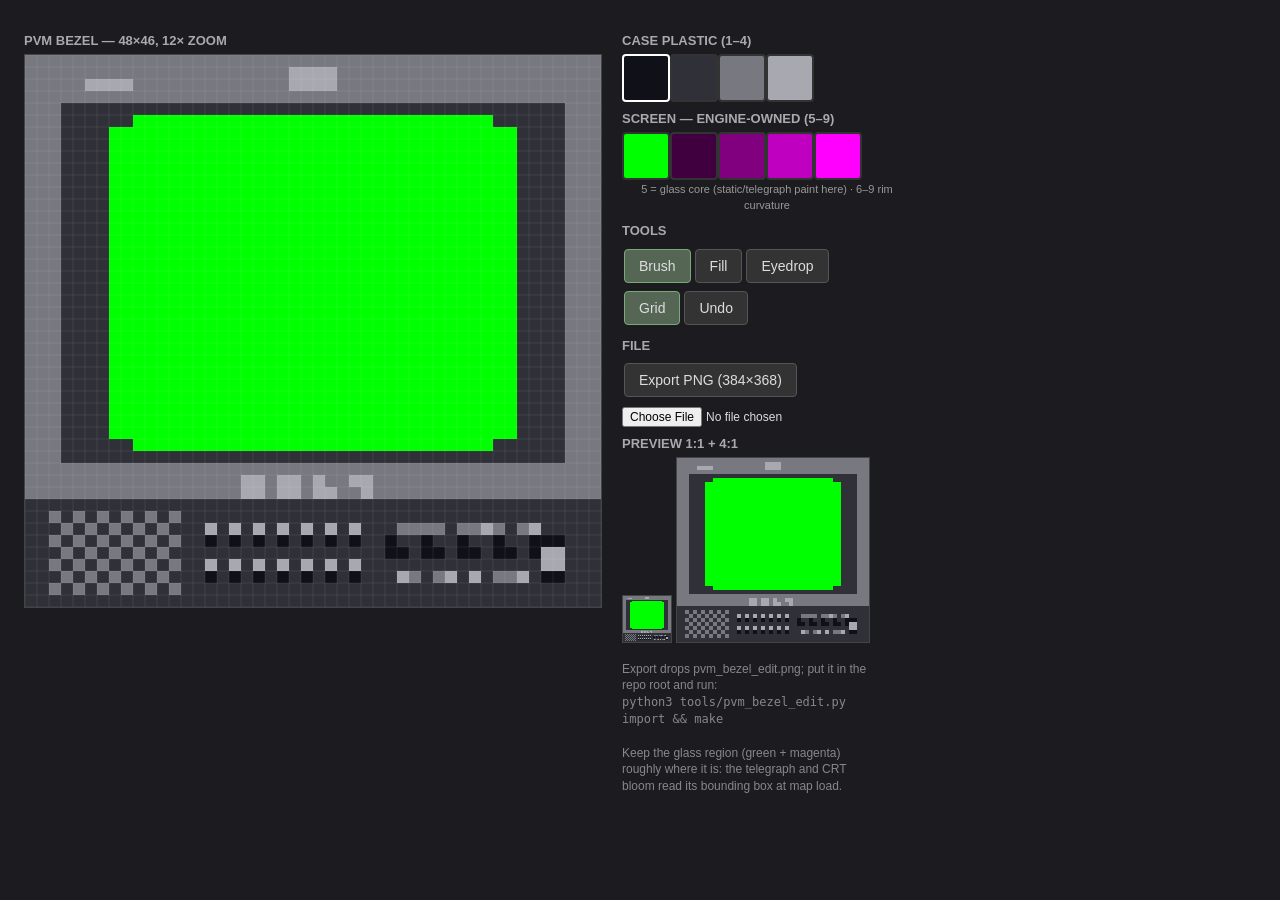
<file: tools/pvm_bezel_editor.html>
<!doctype html>
<meta charset="utf-8">
<title>PVM Bezel Editor</title>
<style>
 body{background:#1b1b20;color:#ddd;font:14px/1.4 -apple-system,sans-serif;
      display:flex;gap:20px;padding:16px;flex-wrap:wrap}
 #wrap{image-rendering:pixelated;border:1px solid #444;cursor:crosshair}
 .sw{width:44px;height:44px;border:2px solid #333;display:inline-block;
     cursor:pointer;vertical-align:middle;border-radius:4px}
 .sw.sel{border-color:#fff}
 .lab{font-size:11px;color:#999;text-align:center;width:44px;display:inline-block}
 button{background:#333;color:#ddd;border:1px solid #555;border-radius:4px;
        padding:8px 14px;margin:4px 2px;cursor:pointer;font-size:14px}
 button.on{background:#565;border-color:#7a7}
 #preview{image-rendering:pixelated;border:1px solid #444}
 h3{margin:8px 0 4px 0;font-size:13px;color:#aaa;text-transform:uppercase}
 .hint{font-size:12px;color:#888;max-width:260px}
</style>
<div>
 <h3>PVM bezel &mdash; 48&times;46, 12&times; zoom</h3>
 <canvas id="wrap" width="576" height="552"></canvas>
</div>
<div style="max-width:290px">
 <h3>Case plastic (1&ndash;4)</h3>
 <span><span class="sw" data-v="1"></span><span class="sw" data-v="2"></span><span class="sw" data-v="3"></span><span class="sw" data-v="4"></span></span>
 <h3>Screen &mdash; engine-owned (5&ndash;9)</h3>
 <span><span class="sw" data-v="5"></span><span class="sw" data-v="6"></span><span class="sw" data-v="7"></span><span class="sw" data-v="8"></span><span class="sw" data-v="9"></span></span>
 <div class="lab" style="width:auto;margin-top:2px">5 = glass core (static/telegraph paint here) &middot; 6&ndash;9 rim curvature</div>
 <h3>Tools</h3>
 <button id="brush" class="on">Brush</button><button id="fill">Fill</button><button id="pick">Eyedrop</button>
 <br><button id="grid" class="on">Grid</button><button id="undo">Undo</button>
 <h3>File</h3>
 <button id="save">Export PNG (384&times;368)</button>
 <input type="file" id="load" accept="image/png" style="font-size:12px;margin-top:6px">
 <h3>Preview 1:1 + 4:1</h3>
 <canvas id="preview" width="48" height="46"></canvas>
 <canvas id="preview4" width="192" height="184" style="image-rendering:pixelated;border:1px solid #444"></canvas>
 <p class="hint">Export drops pvm_bezel_edit.png; put it in the repo root and run:<br>
 <code>python3 tools/pvm_bezel_edit.py import &amp;&amp; make</code><br><br>
 Keep the glass region (green + magenta) roughly where it is: the telegraph
 and CRT bloom read its bounding box at map load.</p>
</div>
<script>
const W=48, H=46, Z=12, EXPORT_Z=8;
const LEG={1:[16,16,24],2:[48,48,56],3:[120,120,128],4:[168,168,176],
           5:[0,255,0],6:[64,0,64],7:[128,0,128],8:[192,0,192],9:[255,0,255]};
let data=[3, 3, 3, 3, 3, 3, 3, 3, 3, 3, 3, 3, 3, 3, 3, 3, 3, 3, 3, 3, 3, 3, 3, 3, 3, 3, 3, 3, 3, 3, 3, 3, 3, 3, 3, 3, 3, 3, 3, 3, 3, 3, 3, 3, 3, 3, 3, 3, 3, 3, 3, 3, 3, 3, 3, 3, 3, 3, 3, 3, 3, 3, 3, 3, 3, 3, 3, 3, 3, 3, 4, 4, 4, 4, 3, 3, 3, 3, 3, 3, 3, 3, 3, 3, 3, 3, 3, 3, 3, 3, 3, 3, 3, 3, 3, 3, 3, 3, 3, 3, 3, 4, 4, 4, 4, 3, 3, 3, 3, 3, 3, 3, 3, 3, 3, 3, 3, 3, 4, 4, 4, 4, 3, 3, 3, 3, 3, 3, 3, 3, 3, 3, 3, 3, 3, 3, 3, 3, 3, 3, 3, 3, 3, 3, 3, 3, 3, 3, 3, 3, 3, 3, 3, 3, 3, 3, 3, 3, 3, 3, 3, 3, 3, 3, 3, 3, 3, 3, 3, 3, 3, 3, 3, 3, 3, 3, 3, 3, 3, 3, 3, 3, 3, 3, 3, 3, 3, 3, 3, 3, 3, 3, 3, 3, 3, 2, 2, 2, 2, 2, 2, 2, 2, 2, 2, 2, 2, 2, 2, 2, 2, 2, 2, 2, 2, 2, 2, 2, 2, 2, 2, 2, 2, 2, 2, 2, 2, 2, 2, 2, 2, 2, 2, 2, 2, 2, 2, 3, 3, 3, 3, 3, 3, 2, 2, 2, 2, 2, 2, 5, 5, 5, 5, 5, 5, 5, 5, 5, 5, 5, 5, 5, 5, 5, 5, 5, 5, 5, 5, 5, 5, 5, 5, 5, 5, 5, 5, 5, 5, 2, 2, 2, 2, 2, 2, 3, 3, 3, 3, 3, 3, 2, 2, 2, 2, 5, 5, 5, 5, 5, 5, 5, 5, 5, 5, 5, 5, 5, 5, 5, 5, 5, 5, 5, 5, 5, 5, 5, 5, 5, 5, 5, 5, 5, 5, 5, 5, 5, 5, 2, 2, 2, 2, 3, 3, 3, 3, 3, 3, 2, 2, 2, 2, 5, 5, 5, 5, 5, 5, 5, 5, 5, 5, 5, 5, 5, 5, 5, 5, 5, 5, 5, 5, 5, 5, 5, 5, 5, 5, 5, 5, 5, 5, 5, 5, 5, 5, 2, 2, 2, 2, 3, 3, 3, 3, 3, 3, 2, 2, 2, 2, 5, 5, 5, 5, 5, 5, 5, 5, 5, 5, 5, 5, 5, 5, 5, 5, 5, 5, 5, 5, 5, 5, 5, 5, 5, 5, 5, 5, 5, 5, 5, 5, 5, 5, 2, 2, 2, 2, 3, 3, 3, 3, 3, 3, 2, 2, 2, 2, 5, 5, 5, 5, 5, 5, 5, 5, 5, 5, 5, 5, 5, 5, 5, 5, 5, 5, 5, 5, 5, 5, 5, 5, 5, 5, 5, 5, 5, 5, 5, 5, 5, 5, 2, 2, 2, 2, 3, 3, 3, 3, 3, 3, 2, 2, 2, 2, 5, 5, 5, 5, 5, 5, 5, 5, 5, 5, 5, 5, 5, 5, 5, 5, 5, 5, 5, 5, 5, 5, 5, 5, 5, 5, 5, 5, 5, 5, 5, 5, 5, 5, 2, 2, 2, 2, 3, 3, 3, 3, 3, 3, 2, 2, 2, 2, 5, 5, 5, 5, 5, 5, 5, 5, 5, 5, 5, 5, 5, 5, 5, 5, 5, 5, 5, 5, 5, 5, 5, 5, 5, 5, 5, 5, 5, 5, 5, 5, 5, 5, 2, 2, 2, 2, 3, 3, 3, 3, 3, 3, 2, 2, 2, 2, 5, 5, 5, 5, 5, 5, 5, 5, 5, 5, 5, 5, 5, 5, 5, 5, 5, 5, 5, 5, 5, 5, 5, 5, 5, 5, 5, 5, 5, 5, 5, 5, 5, 5, 2, 2, 2, 2, 3, 3, 3, 3, 3, 3, 2, 2, 2, 2, 5, 5, 5, 5, 5, 5, 5, 5, 5, 5, 5, 5, 5, 5, 5, 5, 5, 5, 5, 5, 5, 5, 5, 5, 5, 5, 5, 5, 5, 5, 5, 5, 5, 5, 2, 2, 2, 2, 3, 3, 3, 3, 3, 3, 2, 2, 2, 2, 5, 5, 5, 5, 5, 5, 5, 5, 5, 5, 5, 5, 5, 5, 5, 5, 5, 5, 5, 5, 5, 5, 5, 5, 5, 5, 5, 5, 5, 5, 5, 5, 5, 5, 2, 2, 2, 2, 3, 3, 3, 3, 3, 3, 2, 2, 2, 2, 5, 5, 5, 5, 5, 5, 5, 5, 5, 5, 5, 5, 5, 5, 5, 5, 5, 5, 5, 5, 5, 5, 5, 5, 5, 5, 5, 5, 5, 5, 5, 5, 5, 5, 2, 2, 2, 2, 3, 3, 3, 3, 3, 3, 2, 2, 2, 2, 5, 5, 5, 5, 5, 5, 5, 5, 5, 5, 5, 5, 5, 5, 5, 5, 5, 5, 5, 5, 5, 5, 5, 5, 5, 5, 5, 5, 5, 5, 5, 5, 5, 5, 2, 2, 2, 2, 3, 3, 3, 3, 3, 3, 2, 2, 2, 2, 5, 5, 5, 5, 5, 5, 5, 5, 5, 5, 5, 5, 5, 5, 5, 5, 5, 5, 5, 5, 5, 5, 5, 5, 5, 5, 5, 5, 5, 5, 5, 5, 5, 5, 2, 2, 2, 2, 3, 3, 3, 3, 3, 3, 2, 2, 2, 2, 5, 5, 5, 5, 5, 5, 5, 5, 5, 5, 5, 5, 5, 5, 5, 5, 5, 5, 5, 5, 5, 5, 5, 5, 5, 5, 5, 5, 5, 5, 5, 5, 5, 5, 2, 2, 2, 2, 3, 3, 3, 3, 3, 3, 2, 2, 2, 2, 5, 5, 5, 5, 5, 5, 5, 5, 5, 5, 5, 5, 5, 5, 5, 5, 5, 5, 5, 5, 5, 5, 5, 5, 5, 5, 5, 5, 5, 5, 5, 5, 5, 5, 2, 2, 2, 2, 3, 3, 3, 3, 3, 3, 2, 2, 2, 2, 5, 5, 5, 5, 5, 5, 5, 5, 5, 5, 5, 5, 5, 5, 5, 5, 5, 5, 5, 5, 5, 5, 5, 5, 5, 5, 5, 5, 5, 5, 5, 5, 5, 5, 2, 2, 2, 2, 3, 3, 3, 3, 3, 3, 2, 2, 2, 2, 5, 5, 5, 5, 5, 5, 5, 5, 5, 5, 5, 5, 5, 5, 5, 5, 5, 5, 5, 5, 5, 5, 5, 5, 5, 5, 5, 5, 5, 5, 5, 5, 5, 5, 2, 2, 2, 2, 3, 3, 3, 3, 3, 3, 2, 2, 2, 2, 5, 5, 5, 5, 5, 5, 5, 5, 5, 5, 5, 5, 5, 5, 5, 5, 5, 5, 5, 5, 5, 5, 5, 5, 5, 5, 5, 5, 5, 5, 5, 5, 5, 5, 2, 2, 2, 2, 3, 3, 3, 3, 3, 3, 2, 2, 2, 2, 5, 5, 5, 5, 5, 5, 5, 5, 5, 5, 5, 5, 5, 5, 5, 5, 5, 5, 5, 5, 5, 5, 5, 5, 5, 5, 5, 5, 5, 5, 5, 5, 5, 5, 2, 2, 2, 2, 3, 3, 3, 3, 3, 3, 2, 2, 2, 2, 5, 5, 5, 5, 5, 5, 5, 5, 5, 5, 5, 5, 5, 5, 5, 5, 5, 5, 5, 5, 5, 5, 5, 5, 5, 5, 5, 5, 5, 5, 5, 5, 5, 5, 2, 2, 2, 2, 3, 3, 3, 3, 3, 3, 2, 2, 2, 2, 5, 5, 5, 5, 5, 5, 5, 5, 5, 5, 5, 5, 5, 5, 5, 5, 5, 5, 5, 5, 5, 5, 5, 5, 5, 5, 5, 5, 5, 5, 5, 5, 5, 5, 2, 2, 2, 2, 3, 3, 3, 3, 3, 3, 2, 2, 2, 2, 5, 5, 5, 5, 5, 5, 5, 5, 5, 5, 5, 5, 5, 5, 5, 5, 5, 5, 5, 5, 5, 5, 5, 5, 5, 5, 5, 5, 5, 5, 5, 5, 5, 5, 2, 2, 2, 2, 3, 3, 3, 3, 3, 3, 2, 2, 2, 2, 5, 5, 5, 5, 5, 5, 5, 5, 5, 5, 5, 5, 5, 5, 5, 5, 5, 5, 5, 5, 5, 5, 5, 5, 5, 5, 5, 5, 5, 5, 5, 5, 5, 5, 2, 2, 2, 2, 3, 3, 3, 3, 3, 3, 2, 2, 2, 2, 5, 5, 5, 5, 5, 5, 5, 5, 5, 5, 5, 5, 5, 5, 5, 5, 5, 5, 5, 5, 5, 5, 5, 5, 5, 5, 5, 5, 5, 5, 5, 5, 5, 5, 2, 2, 2, 2, 3, 3, 3, 3, 3, 3, 2, 2, 2, 2, 5, 5, 5, 5, 5, 5, 5, 5, 5, 5, 5, 5, 5, 5, 5, 5, 5, 5, 5, 5, 5, 5, 5, 5, 5, 5, 5, 5, 5, 5, 5, 5, 5, 5, 2, 2, 2, 2, 3, 3, 3, 3, 3, 3, 2, 2, 2, 2, 5, 5, 5, 5, 5, 5, 5, 5, 5, 5, 5, 5, 5, 5, 5, 5, 5, 5, 5, 5, 5, 5, 5, 5, 5, 5, 5, 5, 5, 5, 5, 5, 5, 5, 2, 2, 2, 2, 3, 3, 3, 3, 3, 3, 2, 2, 2, 2, 5, 5, 5, 5, 5, 5, 5, 5, 5, 5, 5, 5, 5, 5, 5, 5, 5, 5, 5, 5, 5, 5, 5, 5, 5, 5, 5, 5, 5, 5, 5, 5, 5, 5, 2, 2, 2, 2, 3, 3, 3, 3, 3, 3, 2, 2, 2, 2, 2, 2, 5, 5, 5, 5, 5, 5, 5, 5, 5, 5, 5, 5, 5, 5, 5, 5, 5, 5, 5, 5, 5, 5, 5, 5, 5, 5, 5, 5, 5, 5, 2, 2, 2, 2, 2, 2, 3, 3, 3, 3, 3, 3, 2, 2, 2, 2, 2, 2, 2, 2, 2, 2, 2, 2, 2, 2, 2, 2, 2, 2, 2, 2, 2, 2, 2, 2, 2, 2, 2, 2, 2, 2, 2, 2, 2, 2, 2, 2, 2, 2, 2, 2, 2, 2, 3, 3, 3, 3, 3, 3, 3, 3, 3, 3, 3, 3, 3, 3, 3, 3, 3, 3, 3, 3, 3, 3, 3, 3, 3, 3, 3, 3, 3, 3, 3, 3, 3, 3, 3, 3, 3, 3, 3, 3, 3, 3, 3, 3, 3, 3, 3, 3, 3, 3, 3, 3, 3, 3, 3, 3, 3, 3, 3, 3, 3, 3, 3, 3, 3, 3, 3, 3, 3, 4, 4, 3, 4, 4, 3, 4, 3, 3, 4, 4, 3, 3, 3, 3, 3, 3, 3, 3, 3, 3, 3, 3, 3, 3, 3, 3, 3, 3, 3, 3, 3, 3, 3, 3, 3, 3, 3, 3, 3, 3, 3, 3, 3, 3, 3, 3, 3, 4, 4, 3, 4, 4, 3, 4, 4, 3, 3, 4, 3, 3, 3, 3, 3, 3, 3, 3, 3, 3, 3, 3, 3, 3, 3, 3, 3, 3, 3, 2, 2, 2, 2, 2, 2, 2, 2, 2, 2, 2, 2, 2, 2, 2, 2, 2, 2, 2, 2, 2, 2, 2, 2, 2, 2, 2, 2, 2, 2, 2, 2, 2, 2, 2, 2, 2, 2, 2, 2, 2, 2, 2, 2, 2, 2, 2, 2, 2, 2, 3, 2, 3, 2, 3, 2, 3, 2, 3, 2, 3, 2, 2, 2, 2, 2, 2, 2, 2, 2, 2, 2, 2, 2, 2, 2, 2, 2, 2, 2, 2, 2, 2, 2, 2, 2, 2, 2, 2, 2, 2, 2, 2, 2, 2, 2, 2, 2, 2, 3, 2, 3, 2, 3, 2, 3, 2, 3, 2, 2, 2, 4, 2, 4, 2, 4, 2, 4, 2, 4, 2, 4, 2, 4, 2, 2, 2, 3, 3, 3, 3, 2, 3, 3, 4, 3, 2, 3, 4, 2, 2, 2, 2, 2, 2, 2, 3, 2, 3, 2, 3, 2, 3, 2, 3, 2, 3, 2, 2, 1, 2, 1, 2, 1, 2, 1, 2, 1, 2, 1, 2, 1, 2, 2, 1, 2, 2, 1, 2, 2, 1, 2, 2, 1, 2, 2, 1, 1, 1, 2, 2, 2, 2, 2, 2, 3, 2, 3, 2, 3, 2, 3, 2, 3, 2, 2, 2, 2, 2, 2, 2, 2, 2, 2, 2, 2, 2, 2, 2, 2, 2, 2, 1, 1, 2, 1, 1, 2, 1, 1, 2, 1, 1, 2, 1, 4, 4, 2, 2, 2, 2, 2, 3, 2, 3, 2, 3, 2, 3, 2, 3, 2, 3, 2, 2, 4, 2, 4, 2, 4, 2, 4, 2, 4, 2, 4, 2, 4, 2, 2, 2, 2, 2, 2, 2, 2, 2, 2, 2, 2, 2, 2, 2, 4, 4, 2, 2, 2, 2, 2, 2, 3, 2, 3, 2, 3, 2, 3, 2, 3, 2, 2, 2, 1, 2, 1, 2, 1, 2, 1, 2, 1, 2, 1, 2, 1, 2, 2, 2, 4, 3, 2, 3, 4, 2, 4, 2, 3, 3, 4, 2, 1, 1, 2, 2, 2, 2, 2, 3, 2, 3, 2, 3, 2, 3, 2, 3, 2, 3, 2, 2, 2, 2, 2, 2, 2, 2, 2, 2, 2, 2, 2, 2, 2, 2, 2, 2, 2, 2, 2, 2, 2, 2, 2, 2, 2, 2, 2, 2, 2, 2, 2, 2, 2, 2, 2, 2, 2, 2, 2, 2, 2, 2, 2, 2, 2, 2, 2, 2, 2, 2, 2, 2, 2, 2, 2, 2, 2, 2, 2, 2, 2, 2, 2, 2, 2, 2, 2, 2, 2, 2, 2, 2, 2, 2, 2, 2, 2, 2, 2, 2, 2];
let cur=1, tool='brush', grid=true, undoStack=[];
const cv=document.getElementById('wrap'), cx=cv.getContext('2d');
const pv=document.getElementById('preview').getContext('2d');
const pv4=document.getElementById('preview4').getContext('2d');
document.querySelectorAll('.sw').forEach(s=>{
  const v=+s.dataset.v, c=LEG[v];
  s.style.background=`rgb(${c[0]},${c[1]},${c[2]})`;
  s.onclick=()=>{cur=v;document.querySelectorAll('.sw').forEach(x=>x.classList.remove('sel'));s.classList.add('sel')};
});
document.querySelector('.sw').classList.add('sel');
function draw(){
  for(let y=0;y<H;y++)for(let x=0;x<W;x++){
    const c=LEG[data[y*W+x]];
    cx.fillStyle=`rgb(${c[0]},${c[1]},${c[2]})`;
    cx.fillRect(x*Z,y*Z,Z,Z);
  }
  if(grid){cx.strokeStyle='rgba(255,255,255,.08)';
    for(let x=0;x<=W;x++){cx.beginPath();cx.moveTo(x*Z,0);cx.lineTo(x*Z,H*Z);cx.stroke()}
    for(let y=0;y<=H;y++){cx.beginPath();cx.moveTo(0,y*Z);cx.lineTo(W*Z,y*Z);cx.stroke()}}
  const im=pv.createImageData(W,H);
  for(let i=0;i<W*H;i++){const c=LEG[data[i]];im.data[i*4]=c[0];im.data[i*4+1]=c[1];im.data[i*4+2]=c[2];im.data[i*4+3]=255}
  pv.putImageData(im,0,0);
  pv4.imageSmoothingEnabled=false;
  pv4.drawImage(document.getElementById('preview'),0,0,192,184);
}
function px(e){const r=cv.getBoundingClientRect();
  return [Math.floor((e.clientX-r.left)/Z), Math.floor((e.clientY-r.top)/Z)];}
function snap(){undoStack.push(data.slice());if(undoStack.length>60)undoStack.shift();}
let down=false;
cv.onmousedown=e=>{const[x,y]=px(e);if(x<0||y<0||x>=W||y>=H)return;
  if(tool==='pick'){cur=data[y*W+x];
    document.querySelectorAll('.sw').forEach(s=>s.classList.toggle('sel',+s.dataset.v===cur));return;}
  snap();down=true;
  if(tool==='fill'){const t=data[y*W+x];if(t===cur)return;
    const st=[[x,y]];while(st.length){const[a,b]=st.pop();
      if(a<0||b<0||a>=W||b>=H||data[b*W+a]!==t)continue;
      data[b*W+a]=cur;st.push([a+1,b],[a-1,b],[a,b+1],[a,b-1]);}
    draw();down=false;return;}
  data[y*W+x]=cur;draw();};
cv.onmousemove=e=>{if(!down||tool!=='brush')return;const[x,y]=px(e);
  if(x>=0&&y>=0&&x<W&&y<H){data[y*W+x]=cur;draw();}};
window.onmouseup=()=>down=false;
for(const id of['brush','fill','pick'])
  document.getElementById(id).onclick=()=>{tool=id;
    for(const j of['brush','fill','pick'])
      document.getElementById(j).classList.toggle('on',j===id);};
document.getElementById('grid').onclick=e=>{grid=!grid;e.target.classList.toggle('on',grid);draw();};
document.getElementById('undo').onclick=()=>{if(undoStack.length){data=undoStack.pop();draw();}};
document.getElementById('save').onclick=()=>{
  const c=document.createElement('canvas');c.width=W*EXPORT_Z;c.height=H*EXPORT_Z;
  const g=c.getContext('2d');
  for(let y=0;y<H;y++)for(let x=0;x<W;x++){const cc=LEG[data[y*W+x]];
    g.fillStyle=`rgb(${cc[0]},${cc[1]},${cc[2]})`;
    g.fillRect(x*EXPORT_Z,y*EXPORT_Z,EXPORT_Z,EXPORT_Z);}
  const a=document.createElement('a');a.download='pvm_bezel_edit.png';
  a.href=c.toDataURL('image/png');a.click();};
document.getElementById('load').onchange=e=>{
  const f=e.target.files[0];if(!f)return;
  const img=new Image();img.onload=()=>{
    const c=document.createElement('canvas');c.width=img.width;c.height=img.height;
    const g=c.getContext('2d');g.drawImage(img,0,0);
    const sc=img.width/W;
    snap();
    for(let y=0;y<H;y++)for(let x=0;x<W;x++){
      const d=g.getImageData(Math.floor(x*sc+sc/2),Math.floor(y*sc+sc/2),1,1).data;
      let best=1,bd=1e9;
      for(const[v,cc]of Object.entries(LEG)){
        const dd=(cc[0]-d[0])**2+(cc[1]-d[1])**2+(cc[2]-d[2])**2;
        if(dd<bd){bd=dd;best=+v;}}
      data[y*W+x]=best;}
    draw();};
  img.src=URL.createObjectURL(f);};
draw();
</script>
</file>
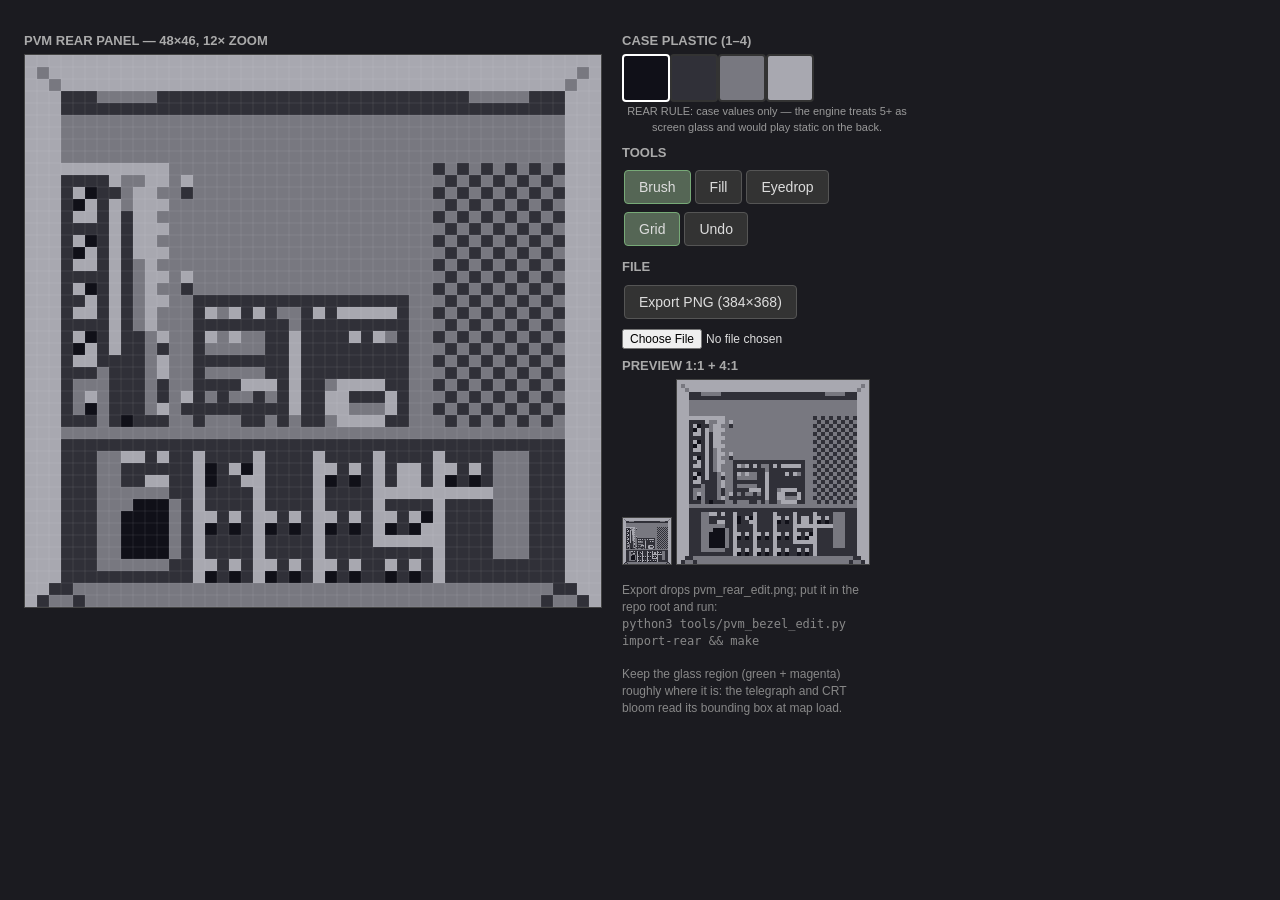
<file: tools/pvm_rear_editor.html>
<!doctype html>
<meta charset="utf-8">
<title>PVM Rear Panel Editor</title>
<style>
 body{background:#1b1b20;color:#ddd;font:14px/1.4 -apple-system,sans-serif;
      display:flex;gap:20px;padding:16px;flex-wrap:wrap}
 #wrap{image-rendering:pixelated;border:1px solid #444;cursor:crosshair}
 .sw{width:44px;height:44px;border:2px solid #333;display:inline-block;
     cursor:pointer;vertical-align:middle;border-radius:4px}
 .sw.sel{border-color:#fff}
 .lab{font-size:11px;color:#999;text-align:center;width:44px;display:inline-block}
 button{background:#333;color:#ddd;border:1px solid #555;border-radius:4px;
        padding:8px 14px;margin:4px 2px;cursor:pointer;font-size:14px}
 button.on{background:#565;border-color:#7a7}
 #preview{image-rendering:pixelated;border:1px solid #444}
 h3{margin:8px 0 4px 0;font-size:13px;color:#aaa;text-transform:uppercase}
 .hint{font-size:12px;color:#888;max-width:260px}
</style>
<div>
 <h3>PVM rear panel &mdash; 48&times;46, 12&times; zoom</h3>
 <canvas id="wrap" width="576" height="552"></canvas>
</div>
<div style="max-width:290px">
 <h3>Case plastic (1&ndash;4)</h3>
 <span><span class="sw" data-v="1"></span><span class="sw" data-v="2"></span><span class="sw" data-v="3"></span><span class="sw" data-v="4"></span></span>
 <div class="lab" style="width:auto;margin-top:2px">REAR RULE: case values only &mdash;
 the engine treats 5+ as screen glass and would play static on the back.</div>
 <h3>Tools</h3>
 <button id="brush" class="on">Brush</button><button id="fill">Fill</button><button id="pick">Eyedrop</button>
 <br><button id="grid" class="on">Grid</button><button id="undo">Undo</button>
 <h3>File</h3>
 <button id="save">Export PNG (384&times;368)</button>
 <input type="file" id="load" accept="image/png" style="font-size:12px;margin-top:6px">
 <h3>Preview 1:1 + 4:1</h3>
 <canvas id="preview" width="48" height="46"></canvas>
 <canvas id="preview4" width="192" height="184" style="image-rendering:pixelated;border:1px solid #444"></canvas>
 <p class="hint">Export drops pvm_rear_edit.png; put it in the repo root and run:<br>
 <code>python3 tools/pvm_bezel_edit.py import-rear &amp;&amp; make</code><br><br>
 Keep the glass region (green + magenta) roughly where it is: the telegraph
 and CRT bloom read its bounding box at map load.</p>
</div>
<script>
const W=48, H=46, Z=12, EXPORT_Z=8;
const LEG={1:[16,16,24],2:[48,48,56],3:[120,120,128],4:[168,168,176],
           5:[0,255,0],6:[64,0,64],7:[128,0,128],8:[192,0,192],9:[255,0,255]};
let data=[4, 4, 4, 4, 4, 4, 4, 4, 4, 4, 4, 4, 4, 4, 4, 4, 4, 4, 4, 4, 4, 4, 4, 4, 4, 4, 4, 4, 4, 4, 4, 4, 4, 4, 4, 4, 4, 4, 4, 4, 4, 4, 4, 4, 4, 4, 4, 4, 4, 3, 4, 4, 4, 4, 4, 4, 4, 4, 4, 4, 4, 4, 4, 4, 4, 4, 4, 4, 4, 4, 4, 4, 4, 4, 4, 4, 4, 4, 4, 4, 4, 4, 4, 4, 4, 4, 4, 4, 4, 4, 4, 4, 4, 4, 3, 4, 4, 4, 3, 4, 4, 4, 4, 4, 4, 4, 4, 4, 4, 4, 4, 4, 4, 4, 4, 4, 4, 4, 4, 4, 4, 4, 4, 4, 4, 4, 4, 4, 4, 4, 4, 4, 4, 4, 4, 4, 4, 4, 4, 4, 4, 3, 4, 4, 4, 4, 4, 2, 2, 2, 3, 3, 3, 3, 3, 2, 2, 2, 2, 2, 2, 2, 2, 2, 2, 2, 2, 2, 2, 2, 2, 2, 2, 2, 2, 2, 2, 2, 2, 2, 2, 3, 3, 3, 3, 3, 2, 2, 2, 4, 4, 4, 4, 4, 4, 2, 2, 2, 2, 2, 2, 2, 2, 2, 2, 2, 2, 2, 2, 2, 2, 2, 2, 2, 2, 2, 2, 2, 2, 2, 2, 2, 2, 2, 2, 2, 2, 2, 2, 2, 2, 2, 2, 2, 2, 2, 2, 4, 4, 4, 4, 4, 4, 3, 3, 3, 3, 3, 3, 3, 3, 3, 3, 3, 3, 3, 3, 3, 3, 3, 3, 3, 3, 3, 3, 3, 3, 3, 3, 3, 3, 3, 3, 3, 3, 3, 3, 3, 3, 3, 3, 3, 3, 3, 3, 4, 4, 4, 4, 4, 4, 3, 3, 3, 3, 3, 3, 3, 3, 3, 3, 3, 3, 3, 3, 3, 3, 3, 3, 3, 3, 3, 3, 3, 3, 3, 3, 3, 3, 3, 3, 3, 3, 3, 3, 3, 3, 3, 3, 3, 3, 3, 3, 4, 4, 4, 4, 4, 4, 3, 3, 3, 3, 3, 3, 3, 3, 3, 3, 3, 3, 3, 3, 3, 3, 3, 3, 3, 3, 3, 3, 3, 3, 3, 3, 3, 3, 3, 3, 3, 3, 3, 3, 3, 3, 3, 3, 3, 3, 3, 3, 4, 4, 4, 4, 4, 4, 3, 3, 3, 3, 3, 3, 3, 3, 3, 3, 3, 3, 3, 3, 3, 3, 3, 3, 3, 3, 3, 3, 3, 3, 3, 3, 3, 3, 3, 3, 3, 3, 3, 3, 3, 3, 3, 3, 3, 3, 3, 3, 4, 4, 4, 4, 4, 4, 4, 4, 4, 4, 4, 4, 4, 4, 4, 3, 3, 3, 3, 3, 3, 3, 3, 3, 3, 3, 3, 3, 3, 3, 3, 3, 3, 3, 3, 3, 3, 2, 3, 2, 3, 2, 3, 2, 3, 2, 3, 2, 4, 4, 4, 4, 4, 4, 2, 2, 2, 2, 4, 3, 3, 4, 4, 3, 4, 3, 3, 3, 3, 3, 3, 3, 3, 3, 3, 3, 3, 3, 3, 3, 3, 3, 3, 3, 3, 3, 2, 3, 2, 3, 2, 3, 2, 3, 2, 3, 4, 4, 4, 4, 4, 4, 2, 4, 1, 2, 2, 3, 4, 4, 3, 3, 2, 3, 3, 3, 3, 3, 3, 3, 3, 3, 3, 3, 3, 3, 3, 3, 3, 3, 3, 3, 3, 2, 3, 2, 3, 2, 3, 2, 3, 2, 3, 2, 4, 4, 4, 4, 4, 4, 2, 1, 4, 2, 4, 3, 4, 4, 4, 3, 3, 3, 3, 3, 3, 3, 3, 3, 3, 3, 3, 3, 3, 3, 3, 3, 3, 3, 3, 3, 3, 3, 2, 3, 2, 3, 2, 3, 2, 3, 2, 3, 4, 4, 4, 4, 4, 4, 2, 4, 4, 2, 4, 2, 4, 4, 3, 3, 3, 3, 3, 3, 3, 3, 3, 3, 3, 3, 3, 3, 3, 3, 3, 3, 3, 3, 3, 3, 3, 2, 3, 2, 3, 2, 3, 2, 3, 2, 3, 2, 4, 4, 4, 4, 4, 4, 2, 2, 2, 2, 4, 2, 4, 4, 4, 3, 3, 3, 3, 3, 3, 3, 3, 3, 3, 3, 3, 3, 3, 3, 3, 3, 3, 3, 3, 3, 3, 3, 2, 3, 2, 3, 2, 3, 2, 3, 2, 3, 4, 4, 4, 4, 4, 4, 2, 4, 1, 2, 4, 2, 4, 4, 3, 3, 3, 3, 3, 3, 3, 3, 3, 3, 3, 3, 3, 3, 3, 3, 3, 3, 3, 3, 3, 3, 3, 2, 3, 2, 3, 2, 3, 2, 3, 2, 3, 2, 4, 4, 4, 4, 4, 4, 2, 1, 4, 2, 4, 2, 4, 4, 4, 3, 3, 3, 3, 3, 3, 3, 3, 3, 3, 3, 3, 3, 3, 3, 3, 3, 3, 3, 3, 3, 3, 3, 2, 3, 2, 3, 2, 3, 2, 3, 2, 3, 4, 4, 4, 4, 4, 4, 2, 4, 4, 2, 4, 2, 3, 4, 3, 3, 3, 3, 3, 3, 3, 3, 3, 3, 3, 3, 3, 3, 3, 3, 3, 3, 3, 3, 3, 3, 3, 2, 3, 2, 3, 2, 3, 2, 3, 2, 3, 2, 4, 4, 4, 4, 4, 4, 2, 2, 2, 2, 4, 2, 3, 4, 4, 3, 4, 3, 3, 3, 3, 3, 3, 3, 3, 3, 3, 3, 3, 3, 3, 3, 3, 3, 3, 3, 3, 3, 2, 3, 2, 3, 2, 3, 2, 3, 2, 3, 4, 4, 4, 4, 4, 4, 2, 4, 1, 2, 4, 2, 3, 4, 3, 3, 2, 3, 3, 3, 3, 3, 3, 3, 3, 3, 3, 3, 3, 3, 3, 3, 3, 3, 3, 3, 3, 2, 3, 2, 3, 2, 3, 2, 3, 2, 3, 2, 4, 4, 4, 4, 4, 4, 2, 2, 4, 2, 4, 2, 3, 4, 4, 3, 3, 2, 2, 2, 2, 2, 2, 2, 2, 2, 2, 2, 2, 2, 2, 2, 2, 2, 2, 3, 3, 3, 2, 3, 2, 3, 2, 3, 2, 3, 2, 3, 4, 4, 4, 4, 4, 4, 2, 4, 4, 2, 4, 2, 3, 4, 3, 3, 3, 2, 4, 3, 4, 2, 4, 2, 3, 3, 2, 4, 2, 4, 4, 4, 4, 4, 2, 3, 3, 2, 3, 2, 3, 2, 3, 2, 3, 2, 3, 2, 4, 4, 4, 4, 4, 4, 2, 2, 2, 2, 4, 2, 3, 4, 3, 3, 3, 2, 2, 2, 2, 2, 2, 2, 2, 3, 2, 2, 2, 2, 2, 2, 2, 2, 2, 3, 3, 3, 2, 3, 2, 3, 2, 3, 2, 3, 2, 3, 4, 4, 4, 4, 4, 4, 2, 4, 1, 2, 4, 2, 2, 3, 4, 3, 3, 2, 4, 3, 4, 3, 3, 2, 2, 4, 2, 2, 2, 2, 4, 2, 4, 3, 2, 3, 3, 2, 3, 2, 3, 2, 3, 2, 3, 2, 3, 2, 4, 4, 4, 4, 4, 4, 2, 1, 4, 2, 4, 2, 2, 3, 2, 3, 3, 2, 3, 3, 3, 3, 3, 2, 2, 4, 2, 2, 2, 2, 2, 2, 2, 2, 2, 3, 3, 3, 2, 3, 2, 3, 2, 3, 2, 3, 2, 3, 4, 4, 4, 4, 4, 4, 2, 4, 4, 2, 2, 2, 2, 3, 4, 3, 3, 2, 2, 2, 2, 2, 2, 2, 2, 4, 2, 2, 2, 2, 2, 2, 2, 2, 2, 3, 3, 2, 3, 2, 3, 2, 3, 2, 3, 2, 3, 2, 4, 4, 4, 4, 4, 4, 2, 2, 2, 3, 2, 2, 2, 3, 4, 3, 3, 2, 3, 3, 3, 3, 3, 2, 2, 4, 2, 2, 2, 2, 2, 2, 2, 2, 2, 3, 3, 3, 2, 3, 2, 3, 2, 3, 2, 3, 2, 3, 4, 4, 4, 4, 4, 4, 2, 3, 3, 3, 2, 2, 2, 3, 2, 3, 3, 2, 2, 2, 2, 4, 4, 4, 2, 4, 2, 2, 3, 4, 4, 4, 4, 2, 2, 3, 3, 2, 3, 2, 3, 2, 3, 2, 3, 2, 3, 2, 4, 4, 4, 4, 4, 4, 2, 3, 4, 3, 2, 2, 2, 3, 2, 3, 4, 2, 3, 2, 3, 3, 2, 3, 2, 4, 2, 2, 4, 4, 2, 2, 2, 4, 2, 3, 3, 3, 2, 3, 2, 3, 2, 3, 2, 3, 2, 3, 4, 4, 4, 4, 4, 4, 2, 3, 1, 3, 2, 2, 2, 3, 4, 3, 2, 2, 2, 2, 2, 2, 2, 2, 2, 4, 2, 2, 4, 4, 3, 3, 3, 4, 2, 3, 3, 2, 3, 2, 3, 2, 3, 2, 3, 2, 3, 2, 4, 4, 4, 4, 4, 4, 2, 2, 2, 3, 2, 1, 2, 2, 2, 3, 3, 2, 3, 3, 3, 2, 2, 3, 2, 3, 2, 2, 3, 4, 4, 4, 4, 2, 2, 3, 3, 3, 2, 3, 2, 3, 2, 3, 2, 3, 2, 3, 4, 4, 4, 4, 4, 4, 3, 3, 3, 3, 3, 3, 3, 3, 3, 3, 3, 3, 3, 3, 3, 3, 3, 3, 3, 3, 3, 3, 3, 3, 3, 3, 3, 3, 3, 3, 3, 3, 3, 3, 3, 3, 3, 3, 3, 3, 3, 3, 4, 4, 4, 4, 4, 4, 2, 2, 2, 2, 2, 2, 2, 2, 2, 2, 2, 2, 2, 2, 2, 2, 2, 2, 2, 2, 2, 2, 2, 2, 2, 2, 2, 2, 2, 2, 2, 2, 2, 2, 2, 2, 2, 2, 2, 2, 2, 2, 4, 4, 4, 4, 4, 4, 2, 2, 2, 3, 3, 4, 4, 2, 4, 2, 2, 4, 2, 2, 2, 2, 4, 2, 2, 2, 2, 4, 2, 2, 2, 2, 4, 2, 2, 2, 2, 4, 2, 2, 2, 2, 3, 3, 3, 2, 2, 2, 4, 4, 4, 4, 4, 4, 2, 2, 2, 3, 3, 2, 2, 2, 2, 2, 2, 4, 1, 2, 4, 1, 4, 2, 2, 2, 2, 4, 4, 2, 4, 2, 4, 2, 4, 4, 2, 4, 4, 2, 4, 2, 3, 3, 3, 2, 2, 2, 4, 4, 4, 4, 4, 4, 2, 2, 2, 3, 3, 2, 2, 4, 4, 2, 2, 4, 1, 2, 2, 4, 4, 2, 2, 2, 2, 4, 1, 2, 1, 2, 4, 2, 4, 4, 2, 4, 1, 2, 1, 2, 3, 3, 3, 2, 2, 2, 4, 4, 4, 4, 4, 4, 2, 2, 2, 3, 3, 3, 3, 3, 3, 2, 2, 4, 2, 2, 2, 2, 4, 2, 2, 2, 2, 4, 2, 2, 2, 2, 4, 4, 4, 4, 4, 4, 4, 4, 4, 4, 3, 3, 3, 2, 2, 2, 4, 4, 4, 4, 4, 4, 2, 2, 2, 3, 3, 3, 1, 1, 1, 3, 2, 4, 2, 2, 2, 2, 4, 2, 2, 2, 2, 4, 2, 2, 2, 2, 4, 2, 2, 2, 2, 4, 2, 2, 2, 2, 3, 3, 3, 2, 2, 2, 4, 4, 4, 4, 4, 4, 2, 2, 2, 3, 3, 1, 1, 1, 1, 3, 2, 4, 4, 2, 4, 2, 4, 4, 2, 4, 2, 4, 4, 2, 4, 2, 4, 4, 2, 4, 1, 4, 2, 2, 2, 2, 3, 3, 3, 2, 2, 2, 4, 4, 4, 4, 4, 4, 2, 2, 2, 3, 3, 1, 1, 1, 1, 3, 2, 4, 1, 2, 1, 2, 4, 1, 2, 1, 2, 4, 1, 2, 1, 2, 4, 1, 2, 1, 4, 4, 2, 2, 2, 2, 3, 3, 3, 2, 2, 2, 4, 4, 4, 4, 4, 4, 2, 2, 2, 3, 3, 1, 1, 1, 1, 3, 2, 4, 2, 2, 2, 2, 4, 2, 2, 2, 2, 4, 2, 2, 2, 2, 4, 4, 4, 4, 4, 4, 2, 2, 2, 2, 3, 3, 3, 2, 2, 2, 4, 4, 4, 4, 4, 4, 2, 2, 2, 3, 3, 1, 1, 1, 1, 3, 2, 4, 2, 2, 2, 2, 4, 2, 2, 2, 2, 4, 2, 2, 2, 2, 2, 2, 2, 2, 2, 4, 2, 2, 2, 2, 3, 3, 3, 2, 2, 2, 4, 4, 4, 4, 4, 4, 2, 2, 2, 3, 3, 3, 3, 3, 3, 2, 2, 4, 4, 2, 4, 2, 4, 4, 2, 4, 2, 4, 4, 2, 4, 2, 2, 4, 2, 4, 2, 4, 2, 2, 2, 2, 2, 2, 2, 2, 2, 2, 4, 4, 4, 4, 4, 4, 2, 2, 2, 2, 2, 2, 2, 2, 2, 2, 2, 4, 1, 2, 1, 2, 4, 1, 2, 1, 2, 4, 1, 2, 1, 2, 2, 1, 2, 1, 2, 4, 2, 2, 2, 2, 2, 2, 2, 2, 2, 2, 4, 4, 4, 4, 4, 2, 2, 3, 3, 3, 3, 3, 3, 3, 3, 3, 3, 3, 3, 3, 3, 3, 3, 3, 3, 3, 3, 3, 3, 3, 3, 3, 3, 3, 3, 3, 3, 3, 3, 3, 3, 3, 3, 3, 3, 3, 3, 2, 2, 4, 4, 4, 2, 3, 3, 2, 3, 3, 3, 3, 3, 3, 3, 3, 3, 3, 3, 3, 3, 3, 3, 3, 3, 3, 3, 3, 3, 3, 3, 3, 3, 3, 3, 3, 3, 3, 3, 3, 3, 3, 3, 3, 3, 3, 2, 3, 3, 2, 4];
let cur=1, tool='brush', grid=true, undoStack=[];
const cv=document.getElementById('wrap'), cx=cv.getContext('2d');
const pv=document.getElementById('preview').getContext('2d');
const pv4=document.getElementById('preview4').getContext('2d');
document.querySelectorAll('.sw').forEach(s=>{
  const v=+s.dataset.v, c=LEG[v];
  s.style.background=`rgb(${c[0]},${c[1]},${c[2]})`;
  s.onclick=()=>{cur=v;document.querySelectorAll('.sw').forEach(x=>x.classList.remove('sel'));s.classList.add('sel')};
});
document.querySelector('.sw').classList.add('sel');
function draw(){
  for(let y=0;y<H;y++)for(let x=0;x<W;x++){
    const c=LEG[data[y*W+x]];
    cx.fillStyle=`rgb(${c[0]},${c[1]},${c[2]})`;
    cx.fillRect(x*Z,y*Z,Z,Z);
  }
  if(grid){cx.strokeStyle='rgba(255,255,255,.08)';
    for(let x=0;x<=W;x++){cx.beginPath();cx.moveTo(x*Z,0);cx.lineTo(x*Z,H*Z);cx.stroke()}
    for(let y=0;y<=H;y++){cx.beginPath();cx.moveTo(0,y*Z);cx.lineTo(W*Z,y*Z);cx.stroke()}}
  const im=pv.createImageData(W,H);
  for(let i=0;i<W*H;i++){const c=LEG[data[i]];im.data[i*4]=c[0];im.data[i*4+1]=c[1];im.data[i*4+2]=c[2];im.data[i*4+3]=255}
  pv.putImageData(im,0,0);
  pv4.imageSmoothingEnabled=false;
  pv4.drawImage(document.getElementById('preview'),0,0,192,184);
}
function px(e){const r=cv.getBoundingClientRect();
  return [Math.floor((e.clientX-r.left)/Z), Math.floor((e.clientY-r.top)/Z)];}
function snap(){undoStack.push(data.slice());if(undoStack.length>60)undoStack.shift();}
let down=false;
cv.onmousedown=e=>{const[x,y]=px(e);if(x<0||y<0||x>=W||y>=H)return;
  if(tool==='pick'){cur=data[y*W+x];
    document.querySelectorAll('.sw').forEach(s=>s.classList.toggle('sel',+s.dataset.v===cur));return;}
  snap();down=true;
  if(tool==='fill'){const t=data[y*W+x];if(t===cur)return;
    const st=[[x,y]];while(st.length){const[a,b]=st.pop();
      if(a<0||b<0||a>=W||b>=H||data[b*W+a]!==t)continue;
      data[b*W+a]=cur;st.push([a+1,b],[a-1,b],[a,b+1],[a,b-1]);}
    draw();down=false;return;}
  data[y*W+x]=cur;draw();};
cv.onmousemove=e=>{if(!down||tool!=='brush')return;const[x,y]=px(e);
  if(x>=0&&y>=0&&x<W&&y<H){data[y*W+x]=cur;draw();}};
window.onmouseup=()=>down=false;
for(const id of['brush','fill','pick'])
  document.getElementById(id).onclick=()=>{tool=id;
    for(const j of['brush','fill','pick'])
      document.getElementById(j).classList.toggle('on',j===id);};
document.getElementById('grid').onclick=e=>{grid=!grid;e.target.classList.toggle('on',grid);draw();};
document.getElementById('undo').onclick=()=>{if(undoStack.length){data=undoStack.pop();draw();}};
document.getElementById('save').onclick=()=>{
  const c=document.createElement('canvas');c.width=W*EXPORT_Z;c.height=H*EXPORT_Z;
  const g=c.getContext('2d');
  for(let y=0;y<H;y++)for(let x=0;x<W;x++){const cc=LEG[data[y*W+x]];
    g.fillStyle=`rgb(${cc[0]},${cc[1]},${cc[2]})`;
    g.fillRect(x*EXPORT_Z,y*EXPORT_Z,EXPORT_Z,EXPORT_Z);}
  const a=document.createElement('a');a.download='pvm_rear_edit.png';
  a.href=c.toDataURL('image/png');a.click();};
document.getElementById('load').onchange=e=>{
  const f=e.target.files[0];if(!f)return;
  const img=new Image();img.onload=()=>{
    const c=document.createElement('canvas');c.width=img.width;c.height=img.height;
    const g=c.getContext('2d');g.drawImage(img,0,0);
    const sc=img.width/W;
    snap();
    for(let y=0;y<H;y++)for(let x=0;x<W;x++){
      const d=g.getImageData(Math.floor(x*sc+sc/2),Math.floor(y*sc+sc/2),1,1).data;
      let best=1,bd=1e9;
      for(const[v,cc]of Object.entries(LEG)){
        const dd=(cc[0]-d[0])**2+(cc[1]-d[1])**2+(cc[2]-d[2])**2;
        if(dd<bd){bd=dd;best=+v;}}
      data[y*W+x]=best;}
    draw();};
  img.src=URL.createObjectURL(f);};
draw();
</script>
</file>
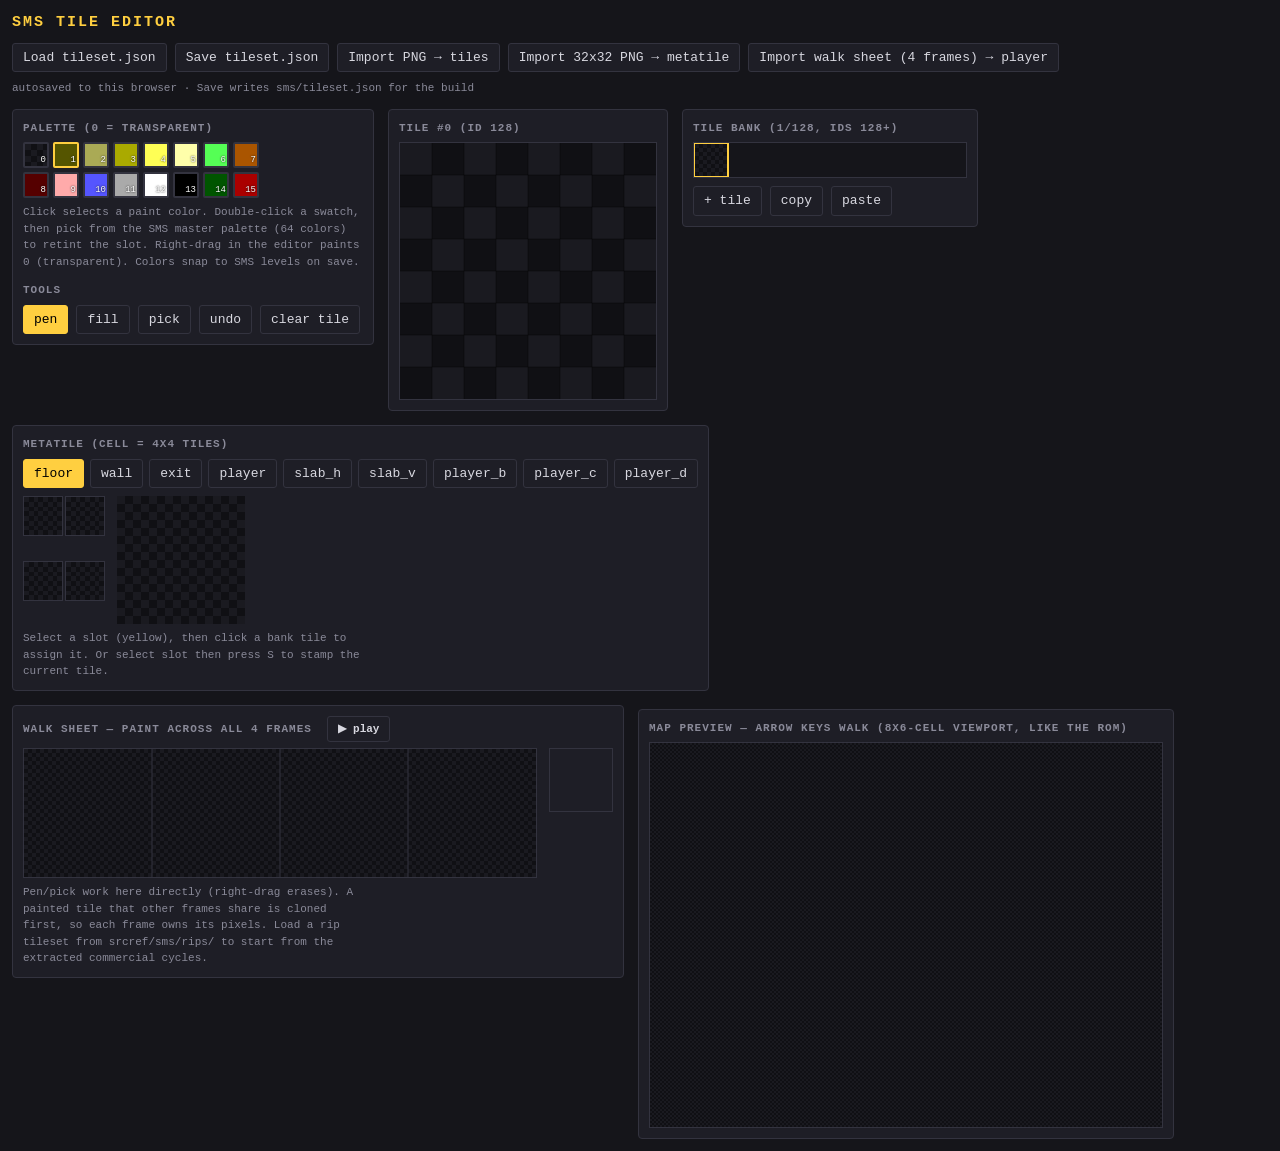
<file: tools/tile-editor.html>
<!DOCTYPE html>
<!-- SMS tile editor: authors sms/tileset.json, the art source for the maze
     mini-game's 4x4-tile metatile cells (32x32 px per map cell).

     Open this file directly in a browser — no server, no deploy.
     Workflow: Load sms/tileset.json, draw, Save (downloads tileset.json),
     drop it back at sms/tileset.json, run `make` (gen_sms_tiles.py compiles
     it into sh_src/sms_tiles.h + sms/games/maze/tiles.inc).

     Contract mirrored from tools/gen_sms_tiles.py:
       palette   16 hex colors, entry 0 = transparent (CRT-black backing)
       tiles     up to 128 tiles of 64 pixel values 0..15 (id = 128+index)
       metatiles floor/wall/exit/player -> 16 tile indices (4x4 row-major)
     Colors snap to the SMS master palette (2 bits/channel) on save. -->
<html lang="en">
<head>
<meta charset="utf-8">
<title>SMS Tile Editor</title>
<style>
  :root { --bg:#15151a; --panel:#1e1e26; --edge:#33333f; --ink:#d8d8e0;
          --dim:#8a8a99; --hot:#ffcf40; }
  * { box-sizing:border-box; margin:0; padding:0; }
  body { background:var(--bg); color:var(--ink);
         font:13px/1.5 "SF Mono", Menlo, monospace; padding:12px; }
  h1 { font-size:15px; letter-spacing:2px; color:var(--hot); }
  h2 { font-size:11px; letter-spacing:1px; color:var(--dim);
       text-transform:uppercase; margin-bottom:6px; }
  .bar { display:flex; gap:8px; align-items:center; margin:8px 0 12px; flex-wrap:wrap; }
  button, label.btn { background:var(--panel); color:var(--ink);
      border:1px solid var(--edge); padding:4px 10px; cursor:pointer;
      font:inherit; border-radius:3px; }
  button:hover, label.btn:hover { border-color:var(--hot); }
  button.on { background:var(--hot); color:#000; border-color:var(--hot); }
  input[type=file] { display:none; }
  .cols { display:flex; gap:14px; align-items:flex-start; flex-wrap:wrap; }
  .panel { background:var(--panel); border:1px solid var(--edge);
           border-radius:4px; padding:10px; }
  canvas { display:block; image-rendering:pixelated; }
  #pixcanvas { border:1px solid var(--edge); cursor:crosshair; }
  #bank { border:1px solid var(--edge); cursor:pointer; }
  #pal { display:grid; grid-template-columns:repeat(8,26px); gap:4px; }
  .swatch { width:26px; height:26px; border:2px solid var(--edge);
            cursor:pointer; border-radius:2px; position:relative; }
  .swatch.sel { border-color:var(--hot); }
  .swatch .ix { position:absolute; right:1px; bottom:-1px; font-size:9px;
                color:#fff; text-shadow:0 0 2px #000; }
  #smspick { display:none; grid-template-columns:repeat(8,22px); gap:3px;
             margin-top:8px; }
  #smspick div { width:22px; height:22px; cursor:pointer;
                 border:1px solid #000; }
  .mtkinds { display:flex; gap:6px; margin-bottom:8px; flex-wrap:wrap; }
  #mtgrid { display:grid; grid-template-columns:repeat(4,40px); gap:2px; }
  #mtgrid canvas { border:1px solid var(--edge); cursor:pointer; width:40px; height:40px; }
  #mtgrid canvas.sel { border-color:var(--hot); }
  .hint { color:var(--dim); font-size:11px; margin-top:6px; max-width:340px; }
  #mapwrap { margin-top:4px; }
  #mapcanvas { border:1px solid var(--edge); }
  .stat { color:var(--dim); font-size:11px; }
  #toast { position:fixed; bottom:14px; right:14px; background:var(--hot);
           color:#000; padding:6px 12px; border-radius:3px; display:none; }
</style>
</head>
<body>
<h1>SMS TILE EDITOR</h1>
<div class="bar">
  <label class="btn">Load tileset.json<input type="file" id="loadfile" accept=".json"></label>
  <button id="save">Save tileset.json</button>
  <label class="btn">Import PNG → tiles<input type="file" id="pngfile" accept="image/*"></label>
  <label class="btn">Import 32x32 PNG → metatile<input type="file" id="pngmt" accept="image/*"></label>
  <label class="btn">Import walk sheet (4 frames) → player<input type="file" id="pngwalk" accept="image/*"></label>
  <span class="stat" id="stat"></span>
</div>

<div class="cols">
  <div class="panel">
    <h2>Palette (0 = transparent)</h2>
    <div id="pal"></div>
    <div id="smspick"></div>
    <div class="hint">Click selects a paint color. Double-click a swatch,
    then pick from the SMS master palette (64 colors) to retint the slot.
    Right-drag in the editor paints 0 (transparent). Colors snap to SMS
    levels on save.</div>
    <h2 style="margin-top:12px">Tools</h2>
    <div class="bar" style="margin:0">
      <button id="t_pen" class="on">pen</button>
      <button id="t_fill">fill</button>
      <button id="t_pick">pick</button>
      <button id="t_undo">undo</button>
      <button id="t_clear">clear tile</button>
    </div>
  </div>

  <div class="panel">
    <h2>Tile <span id="tileno"></span></h2>
    <canvas id="pixcanvas" width="256" height="256"></canvas>
  </div>

  <div class="panel">
    <h2>Tile bank (<span id="bankcount"></span>/128, ids 128+)</h2>
    <canvas id="bank"></canvas>
    <div class="bar" style="margin:8px 0 0">
      <button id="addtile">+ tile</button>
      <button id="copytile">copy</button>
      <button id="pastetile">paste</button>
    </div>
  </div>

  <div class="panel">
    <h2>Metatile (cell = 4x4 tiles)</h2>
    <div class="mtkinds" id="mtkinds"></div>
    <div style="display:flex; gap:12px">
      <div id="mtgrid"></div>
      <canvas id="mtprev" width="128" height="128" style="width:128px"></canvas>
    </div>
    <div class="hint">Select a slot (yellow), then click a bank tile to
    assign it. Or select slot then press S to stamp the current tile.</div>
  </div>

  <div class="panel">
    <h2>Walk sheet — paint across all 4 frames
        <button id="animplay" style="margin-left:8px">&#9654; play</button></h2>
    <div style="display:flex; gap:12px; align-items:flex-start">
      <canvas id="sheet" width="512" height="128" style="border:1px solid var(--edge); cursor:crosshair"></canvas>
      <canvas id="animprev" width="64" height="64" style="width:64px; border:1px solid var(--edge)"></canvas>
    </div>
    <div class="hint">Pen/pick work here directly (right-drag erases). A
    painted tile that other frames share is cloned first, so each frame
    owns its pixels. Load a rip tileset from srcref/sms/rips/ to start
    from the extracted commercial cycles.</div>
  </div>

  <div class="panel" id="mapwrap">
    <h2>Map preview — arrow keys walk (8x6-cell viewport, like the ROM)</h2>
    <canvas id="mapcanvas" width="512" height="384"></canvas>
  </div>
</div>
<div id="toast"></div>

<script>
"use strict";
// slab_h/slab_v: partition art on the edge rows/cols (slab_h row 0 = N
// edge, row 3 = S; slab_v col 0 = W, col 3 = E; the rest reads as floor).
// The build composes all 15 edge combinations from these two.
// player..player_d: the 4-frame walk cycle (player = idle/frame 0).
const KINDS = ["floor", "wall", "exit", "player", "slab_h", "slab_v",
               "player_b", "player_c", "player_d"];
const SMS_LEVELS = [0x00, 0x55, 0xAA, 0xFF];

// v3 geometry: MAP kinds are 16x16 cells = 2x2 tiles (4 slots); the
// player walk frames stay 32x32 = 4x4 tiles (16 slots) and straddle
// cells in-game, Predator 2 style.
const FRAME_KINDS = ["player", "player_b", "player_c", "player_d"];
function kindSlots(k) { return FRAME_KINDS.includes(k) ? 16 : 4; }
function kindDim(k) { return FRAME_KINDS.includes(k) ? 4 : 2; }
let ts = defaultTileset();
let selColor = 1, selTile = 0, tool = "pen";
let selKind = "floor", selSlot = -1;
let clip = null, undoStack = [];

function defaultTileset() {
  return {
    version: 1,
    palette: ["#000000", "#555500", "#AAAA55", "#AAAA00", "#FFFF55",
              "#FFFFAA", "#55FF55", "#AA5500", "#550000", "#FFAAAA",
              "#5555FF", "#AAAAAA", "#FFFFFF", "#000000", "#005500",
              "#AA0000"],
    tiles: [new Array(64).fill(0)],
    metatiles: Object.fromEntries(KINDS.map(k =>
      [k, new Array(kindSlots(k)).fill(0)])),
  };
}

// ---- persistence ---------------------------------------------------------
function autosave() {
  localStorage.setItem("sms-tileset", JSON.stringify(ts));
}
function toast(msg) {
  const t = document.getElementById("toast");
  t.textContent = msg; t.style.display = "block";
  clearTimeout(t._h); t._h = setTimeout(() => t.style.display = "none", 1800);
}
function smsQuant(hex) {
  const n = parseInt(hex.slice(1), 16);
  const q = c => SMS_LEVELS[Math.min(3, Math.round(c / 85))];
  const [r, g, b] = [n >> 16 & 255, n >> 8 & 255, n & 255].map(q);
  return "#" + [r, g, b].map(c => c.toString(16).padStart(2, "0")).join("").toUpperCase();
}

// ---- rendering -----------------------------------------------------------
const pix = document.getElementById("pixcanvas"), pctx = pix.getContext("2d");
const bank = document.getElementById("bank"), bctx = bank.getContext("2d");
const mtprev = document.getElementById("mtprev"), mpctx = mtprev.getContext("2d");
const mapc = document.getElementById("mapcanvas"), mapctx = mapc.getContext("2d");
const BANK_COLS = 8, BANK_CELL = 34;

function drawTileOn(ctx, tile, x, y, scale) {
  for (let i = 0; i < 64; i++) {
    const v = tile[i], px = x + (i % 8) * scale, py = y + (i >> 3) * scale;
    if (v === 0) {         // transparent: dark checker
      ctx.fillStyle = ((i % 8 ^ i >> 3) & 1) ? "#101014" : "#1a1a20";
    } else ctx.fillStyle = ts.palette[v];
    ctx.fillRect(px, py, scale, scale);
  }
}
function redrawPix() {
  document.getElementById("tileno").textContent =
    `#${selTile} (id ${128 + selTile})`;
  drawTileOn(pctx, ts.tiles[selTile], 0, 0, 32);
  pctx.strokeStyle = "#00000060";
  for (let i = 1; i < 8; i++) {
    pctx.beginPath(); pctx.moveTo(i * 32, 0); pctx.lineTo(i * 32, 256); pctx.stroke();
    pctx.beginPath(); pctx.moveTo(0, i * 32); pctx.lineTo(256, i * 32); pctx.stroke();
  }
}
function redrawBank() {
  const rows = Math.ceil(ts.tiles.length / BANK_COLS);
  bank.width = BANK_COLS * BANK_CELL; bank.height = Math.max(1, rows) * BANK_CELL;
  bctx.fillStyle = "#15151a"; bctx.fillRect(0, 0, bank.width, bank.height);
  ts.tiles.forEach((t, i) => {
    const x = (i % BANK_COLS) * BANK_CELL + 1, y = (i / BANK_COLS | 0) * BANK_CELL + 1;
    drawTileOn(bctx, t, x, y, 4);
    if (i === selTile) {
      bctx.strokeStyle = "#ffcf40"; bctx.lineWidth = 2;
      bctx.strokeRect(x - 1, y - 1, 34, 34);
    }
  });
  document.getElementById("bankcount").textContent = ts.tiles.length;
}
function redrawPalette() {
  const pal = document.getElementById("pal"); pal.innerHTML = "";
  ts.palette.forEach((c, i) => {
    const d = document.createElement("div");
    d.className = "swatch" + (i === selColor ? " sel" : "");
    d.style.background = i === 0 ?
      "repeating-conic-gradient(#101014 0 25%, #1a1a20 0 50%) 0 0/12px 12px" : c;
    d.innerHTML = `<span class="ix">${i}</span>`;
    d.onclick = () => { selColor = i; redrawPalette(); };
    d.ondblclick = () => openSmsPick(i);
    pal.appendChild(d);
  });
}
function openSmsPick(slot) {
  const p = document.getElementById("smspick");
  p.style.display = "grid"; p.innerHTML = "";
  for (const r of SMS_LEVELS) for (const g of SMS_LEVELS) for (const b of SMS_LEVELS) {
    const d = document.createElement("div");
    const hex = "#" + [r, g, b].map(c => c.toString(16).padStart(2, "0")).join("").toUpperCase();
    d.style.background = hex;
    d.onclick = () => { ts.palette[slot] = hex; p.style.display = "none";
                        changed(); };
    p.appendChild(d);
  }
}
function redrawMt() {
  const grid = document.getElementById("mtgrid");
  const n = kindSlots(selKind), dim = kindDim(selKind);
  if (grid.children.length !== n) {
    grid.innerHTML = "";
    grid.style.gridTemplateColumns = `repeat(${dim},40px)`;
    for (let i = 0; i < n; i++) {
      const c = document.createElement("canvas");
      c.width = 8; c.height = 8;
      c.onclick = () => { selSlot = i; redrawMt(); };
      grid.appendChild(c);
    }
  }
  const mt = ts.metatiles[selKind];
  [...grid.children].forEach((c, i) => {
    c.className = i === selSlot ? "sel" : "";
    drawTileOn(c.getContext("2d"), ts.tiles[mt[i]] || ts.tiles[0], 0, 0, 1);
  });
  mpctx.fillStyle = "#15151a"; mpctx.fillRect(0, 0, 128, 128);
  const sc = 128 / (dim * 8);
  for (let i = 0; i < n; i++)
    drawTileOn(mpctx, ts.tiles[mt[i]] || ts.tiles[0],
               (i % dim) * 8 * sc, ((i / dim) | 0) * 8 * sc, sc);
  const kd = document.getElementById("mtkinds");
  if (kd.children.length !== KINDS.length) {
    kd.innerHTML = "";
    KINDS.forEach(k => {
      const b = document.createElement("button");
      b.textContent = k; b.id = "kind_" + k;
      b.onclick = () => { selKind = k; selSlot = -1; redrawMt(); };
      kd.appendChild(b);
    });
  }
  KINDS.forEach(k => document.getElementById("kind_" + k)
    .className = k === selKind ? "on" : "");
}

// ---- map preview: mirrors the Z80 viewport math + edge partitions --------
const demo = (() => {
  const m = Array.from({length: 32}, () => new Array(32).fill(0));
  for (let i = 0; i < 32; i++) m[0][i] = m[31][i] = m[i][0] = m[i][31] = 1;
  for (let y = 1; y < 31; y++) if (y !== 16) m[y][5] = 1;
  for (let x = 8; x < 26; x += 4) for (let y = 4; y < 28; y += 6) m[y][x] = 1;
  return m;
})();
// demo edge partitions — the cubicle pod from the standalone's demo pack
const pn = Array.from({length: 33}, () => new Array(32).fill(0));
const pw = Array.from({length: 32}, () => new Array(33).fill(0));
for (let x = 10; x < 14; x++) pn[8][x] = pn[12][x] = 1;
for (let y = 8; y < 12; y++) pw[y][14] = 1;
let ppx = 2, ppy = 2;
const exitX = 31, exitY = 16;
function comboIds(mx, my) {          // mirror of gen_sms_tiles compose_table
  const N = pn[my][mx], S = pn[my + 1][mx], W = pw[my][mx], E = pw[my][mx + 1];
  if (!(N || S || W || E)) return null;
  const f = ts.metatiles.floor, sh = ts.metatiles.slab_h, sv = ts.metatiles.slab_v;
  const ids = [...f];
  if (N) { ids[0] = sh[0]; ids[1] = sh[1]; }
  if (S) { ids[2] = sh[2]; ids[3] = sh[3]; }
  if (W) { ids[0] = sv[0]; ids[2] = sv[2]; }
  if (E) { ids[1] = sv[1]; ids[3] = sv[3]; }
  return ids;
}
function drawTileOnT(ctx, tile, x, y, scale) {   // transparent-0 variant
  for (let i = 0; i < 64; i++) {
    const v = tile[i];
    if (v === 0) continue;
    ctx.fillStyle = ts.palette[v];
    ctx.fillRect(x + (i % 8) * scale, y + (i >> 3) * scale, scale, scale);
  }
}
function redrawMap() {
  const clamp = (v, lo, hi) => Math.max(lo, Math.min(hi, v));
  const vpx = clamp(ppx - 8, 0, 16), vpy = clamp(ppy - 6, 0, 20);
  for (let cr = 0; cr < 12; cr++) for (let cc = 0; cc < 16; cc++) {
    const mx = vpx + cc, my = vpy + cr;
    let mt;
    if (mx === exitX && my === exitY) mt = ts.metatiles.exit;
    else if (demo[my][mx]) mt = ts.metatiles.wall;
    else mt = comboIds(mx, my) || ts.metatiles.floor;
    for (let i = 0; i < 4; i++)
      drawTileOn(mapctx, ts.tiles[mt[i]] || ts.tiles[0],
                 cc * 32 + (i % 2) * 16, cr * 32 + (i >> 1) * 16, 2);
  }
  // the 32x32 hero straddles cells: centered over his cell, feet on its
  // bottom edge (drawn transparently over the map)
  const sxp = (ppx - vpx) * 32 - 16, syp = (ppy - vpy) * 32 - 32;
  const pmt = ts.metatiles.player;
  for (let i = 0; i < 16; i++)
    drawTileOnT(mapctx, ts.tiles[pmt[i]] || ts.tiles[0],
                sxp + (i % 4) * 16, syp + (i >> 2) * 16, 2);
}
document.addEventListener("keydown", e => {
  const d = { ArrowUp: [0, -1], ArrowDown: [0, 1],
              ArrowLeft: [-1, 0], ArrowRight: [1, 0] }[e.key];
  if (d) {
    e.preventDefault();
    const nx = ppx + d[0], ny = ppy + d[1];
    const edge =                       // partition blocks the crossing
      (d[1] === -1 && pn[ppy][ppx]) || (d[1] === 1 && pn[ppy + 1][ppx]) ||
      (d[0] === -1 && pw[ppy][ppx]) || (d[0] === 1 && pw[ppy][ppx + 1]);
    if (!edge && nx >= 0 && nx < 32 && ny >= 0 && ny < 32 &&
        (!demo[ny][nx] || (nx === exitX && ny === exitY))) { ppx = nx; ppy = ny; }
    redrawMap();
  }
  if (e.key === "s" && selSlot >= 0) {
    ts.metatiles[selKind][selSlot] = selTile; changed();
  }
});

const sheetC = document.getElementById("sheet"), shctx = sheetC.getContext("2d");
const animC = document.getElementById("animprev"), anctx = animC.getContext("2d");
function redrawSheet() {
  shctx.fillStyle = "#15151a"; shctx.fillRect(0, 0, 512, 128);
  FRAME_KINDS.forEach((k, f) => {
    const mt = ts.metatiles[k];
    for (let i = 0; i < 16; i++)
      drawTileOn(shctx, ts.tiles[mt[i]] || ts.tiles[0],
                 f * 128 + (i % 4) * 32, (i >> 2) * 32, 4);
  });
  shctx.strokeStyle = "#33333f";
  for (let f = 1; f < 4; f++) {
    shctx.beginPath(); shctx.moveTo(f * 128, 0); shctx.lineTo(f * 128, 128);
    shctx.stroke();
  }
}
let animT = null, animF = 0;
document.getElementById("animplay").onclick = () => {
  if (animT) { clearInterval(animT); animT = null; return; }
  animT = setInterval(() => {
    animF = (animF + 1) & 3;
    const mt = ts.metatiles[FRAME_KINDS[animF]];
    anctx.fillStyle = "#000"; anctx.fillRect(0, 0, 64, 64);
    for (let i = 0; i < 16; i++)
      drawTileOn(anctx, ts.tiles[mt[i]] || ts.tiles[0],
                 (i % 4) * 16, (i >> 2) * 16, 2);
  }, 130);
};
function ensureOwnTile(kind, slot) {
  // copy-on-write: painting a tile that anything else also references
  // clones it into this frame's slot first
  const idx = ts.metatiles[kind][slot];
  let refs = 0;
  for (const k of KINDS)
    for (const i of ts.metatiles[k]) if (i === idx) refs++;
  if (refs <= 1) return idx;
  if (ts.tiles.length >= 128) { toast("bank full — can't clone"); return idx; }
  const ni = ts.tiles.length;
  ts.tiles.push([...ts.tiles[idx]]);
  ts.metatiles[kind][slot] = ni;
  return ni;
}
let sheetPainting = false, sheetVal = 1;
function sheetPaint(e) {
  const r = sheetC.getBoundingClientRect();
  const sx = Math.floor((e.clientX - r.left) / 4);
  const sy = Math.floor((e.clientY - r.top) / 4);
  if (sx < 0 || sx >= 128 || sy < 0 || sy >= 32) return;
  const kind = FRAME_KINDS[sx >> 5], lx = sx & 31;
  const slot = (sy >> 3) * 4 + (lx >> 3);
  const pi = (sy & 7) * 8 + (lx & 7);
  if (tool === "pick") {
    selColor = ts.tiles[ts.metatiles[kind][slot]][pi];
    redrawPalette(); return;
  }
  const ti = ensureOwnTile(kind, slot);
  undoStack.push([ti, [...ts.tiles[ti]]]);
  if (undoStack.length > 64) undoStack.shift();
  if (ts.tiles[ti][pi] !== sheetVal) { ts.tiles[ti][pi] = sheetVal; changed(); }
}
sheetC.oncontextmenu = e => e.preventDefault();
sheetC.onmousedown = e => {
  sheetPainting = tool !== "pick";
  sheetVal = e.button === 2 ? 0 : selColor;
  sheetPaint(e);
};
sheetC.onmousemove = e => { if (sheetPainting) sheetPaint(e); };
window.addEventListener("mouseup", () => sheetPainting = false);

function redrawAll() { redrawPalette(); redrawPix(); redrawBank(); redrawMt(); redrawMap(); redrawSheet(); updateStat(); }
let raf = 0, saveT = 0;
function changed() {           // coalesce redraws; debounce the autosave
  if (!raf) raf = requestAnimationFrame(() => { raf = 0; redrawAll(); });
  clearTimeout(saveT); saveT = setTimeout(autosave, 400);
}
function updateStat() {
  document.getElementById("stat").textContent =
    "autosaved to this browser · Save writes sms/tileset.json for the build";
}

// ---- pixel editing -------------------------------------------------------
let painting = false, paintVal = 1;
function pixAt(e) {
  const r = pix.getBoundingClientRect();
  const x = Math.floor((e.clientX - r.left) / 32);
  const y = Math.floor((e.clientY - r.top) / 32);
  return (x >= 0 && x < 8 && y >= 0 && y < 8) ? y * 8 + x : -1;
}
pix.oncontextmenu = e => e.preventDefault();
pix.onmousedown = e => {
  const i = pixAt(e); if (i < 0) return;
  const t = ts.tiles[selTile];
  if (tool === "pick") { selColor = t[i]; redrawPalette(); return; }
  undoStack.push([selTile, [...t]]); if (undoStack.length > 64) undoStack.shift();
  if (tool === "fill") {
    const from = t[i], to = e.button === 2 ? 0 : selColor;
    if (from !== to) {
      const q = [i];
      while (q.length) {
        const j = q.pop();
        if (t[j] !== from) continue;
        t[j] = to;
        const x = j % 8, y = j >> 3;
        if (x > 0) q.push(j - 1); if (x < 7) q.push(j + 1);
        if (y > 0) q.push(j - 8); if (y < 7) q.push(j + 8);
      }
    }
    changed(); return;
  }
  painting = true; paintVal = e.button === 2 ? 0 : selColor;
  t[i] = paintVal; changed();
};
pix.onmousemove = e => {
  if (!painting) return;
  const i = pixAt(e); if (i < 0) return;
  if (ts.tiles[selTile][i] !== paintVal) { ts.tiles[selTile][i] = paintVal; changed(); }
};
window.onmouseup = () => painting = false;

for (const [id, t] of [["t_pen", "pen"], ["t_fill", "fill"], ["t_pick", "pick"]])
  document.getElementById(id).onclick = () => {
    tool = t;
    for (const [i2, ] of [["t_pen"], ["t_fill"], ["t_pick"]])
      document.getElementById(i2).className = "";
    document.getElementById(id).className = "on";
  };
document.getElementById("t_undo").onclick = () => {
  const u = undoStack.pop();
  if (u) { ts.tiles[u[0]] = u[1]; changed(); }
};
document.getElementById("t_clear").onclick = () => {
  undoStack.push([selTile, [...ts.tiles[selTile]]]);
  ts.tiles[selTile] = new Array(64).fill(0); changed();
};

// ---- bank ----------------------------------------------------------------
bank.onclick = e => {
  const r = bank.getBoundingClientRect();
  const i = Math.floor((e.clientY - r.top) / BANK_CELL) * BANK_COLS
          + Math.floor((e.clientX - r.left) / BANK_CELL);
  if (i >= ts.tiles.length) return;
  if (selSlot >= 0) { ts.metatiles[selKind][selSlot] = i; changed(); return; }
  selTile = i; redrawAll();
};
document.getElementById("addtile").onclick = () => {
  if (ts.tiles.length >= 128) return toast("bank full (128)");
  ts.tiles.push(new Array(64).fill(0)); selTile = ts.tiles.length - 1; changed();
};
document.getElementById("copytile").onclick = () => { clip = [...ts.tiles[selTile]]; toast("copied"); };
document.getElementById("pastetile").onclick = () => {
  if (clip) { undoStack.push([selTile, [...ts.tiles[selTile]]]);
              ts.tiles[selTile] = [...clip]; changed(); }
};

// ---- load / save ---------------------------------------------------------
document.getElementById("loadfile").onchange = e => {
  const f = e.target.files[0]; if (!f) return;
  f.text().then(txt => {
    const j = JSON.parse(txt);
    if (!j.palette || !j.tiles || !j.metatiles) return toast("not a tileset");
    ts = migrate(j); selTile = 0; selSlot = -1; undoStack = [];
    changed(); toast("loaded " + f.name);
  });
};
document.getElementById("save").onclick = () => {
  ts.palette = ts.palette.map(smsQuant);          // honest SMS colors
  const blob = new Blob([JSON.stringify(ts)], { type: "application/json" });
  const a = document.createElement("a");
  a.href = URL.createObjectURL(blob); a.download = "tileset.json"; a.click();
  toast("drop at sms/tileset.json, then make");
};

// ---- PNG import ----------------------------------------------------------
function importPng(file, asMetatile) {
  const img = new Image();
  img.onload = () => {
    const w = img.width, h = img.height;
    if (asMetatile && (w !== 32 || h !== 32)) return toast("need 32x32 png");
    if (w % 8 || h % 8) return toast("dims must be multiples of 8");
    const cv = document.createElement("canvas");
    cv.width = w; cv.height = h;
    const cx = cv.getContext("2d");
    cx.drawImage(img, 0, 0);
    const data = cx.getImageData(0, 0, w, h).data;
    const nearest = (r, g, b) => {
      let best = 1, bd = 1e9;                     // never map opaque to 0
      for (let i = 1; i < 16; i++) {
        const n = parseInt(ts.palette[i].slice(1), 16);
        const dr = r - (n >> 16 & 255), dg = g - (n >> 8 & 255), db = b - (n & 255);
        const d = dr * dr + dg * dg + db * db;
        if (d < bd) { bd = d; best = i; }
      }
      return best;
    };
    const newIdx = [];
    for (let ty = 0; ty < h / 8; ty++) for (let tx = 0; tx < w / 8; tx++) {
      if (ts.tiles.length >= 128) { toast("bank full mid-import"); break; }
      const t = new Array(64);
      for (let i = 0; i < 64; i++) {
        const px = tx * 8 + i % 8, py = ty * 8 + (i >> 3);
        const o = (py * w + px) * 4;
        t[i] = data[o + 3] < 128 ? 0 : nearest(data[o], data[o + 1], data[o + 2]);
      }
      newIdx.push(ts.tiles.length); ts.tiles.push(t);
    }
    if (asMetatile && newIdx.length === 16) ts.metatiles[selKind] = newIdx;
    changed(); toast(`imported ${newIdx.length} tiles`);
  };
  img.src = URL.createObjectURL(file);
}
document.getElementById("pngfile").onchange = e => {
  if (e.target.files[0]) importPng(e.target.files[0], false);
  e.target.value = "";
};
document.getElementById("pngmt").onchange = e => {
  if (e.target.files[0]) importPng(e.target.files[0], true);
  e.target.value = "";
};
// A 4-frame sheet (any size, frames left to right — a Midjourney sprite
// sheet included) resampled to 128x32 and split into the walk cycle.
document.getElementById("pngwalk").onchange = e => {
  const f = e.target.files[0];
  e.target.value = "";
  if (!f) return;
  const img = new Image();
  img.onload = () => {
    const cv = document.createElement("canvas");
    cv.width = 128; cv.height = 32;
    const cx = cv.getContext("2d");
    cx.imageSmoothingEnabled = false;      // nearest: keep pixels crisp
    cx.drawImage(img, 0, 0, 128, 32);
    const data = cx.getImageData(0, 0, 128, 32).data;
    const nearest = (r, g, b) => {
      let best = 1, bd = 1e9;
      for (let i = 1; i < 16; i++) {
        const n = parseInt(ts.palette[i].slice(1), 16);
        const dr = r - (n >> 16 & 255), dg = g - (n >> 8 & 255), db = b - (n & 255);
        const d = dr * dr + dg * dg + db * db;
        if (d < bd) { bd = d; best = i; }
      }
      return best;
    };
    const frames = ["player", "player_b", "player_c", "player_d"];
    for (let fr = 0; fr < 4; fr++) {
      const idx = [];
      for (let ty = 0; ty < 4; ty++) for (let tx = 0; tx < 4; tx++) {
        if (ts.tiles.length >= 128) return toast("bank full mid-import");
        const t = new Array(64);
        for (let i = 0; i < 64; i++) {
          const px = fr * 32 + tx * 8 + i % 8, py = ty * 8 + (i >> 3);
          const o = (py * 128 + px) * 4;
          t[i] = data[o + 3] < 128 ? 0
               : nearest(data[o], data[o + 1], data[o + 2]);
        }
        idx.push(ts.tiles.length); ts.tiles.push(t);
      }
      ts.metatiles[frames[fr]] = idx;
    }
    changed(); toast("walk cycle imported (4 frames)");
  };
  img.src = URL.createObjectURL(f);
};

// ---- boot ----------------------------------------------------------------
function migrate(t) {           // backfill kinds missing from old files
  KINDS.forEach(k => {
    if (!t.metatiles[k] || t.metatiles[k].length !== kindSlots(k))
      t.metatiles[k] = new Array(kindSlots(k)).fill(0);
  });
  return t;
}
const saved = localStorage.getItem("sms-tileset");
if (saved) { try { ts = migrate(JSON.parse(saved)); } catch (_) {} }
redrawAll();
</script>
</body>
</html>
</file>
